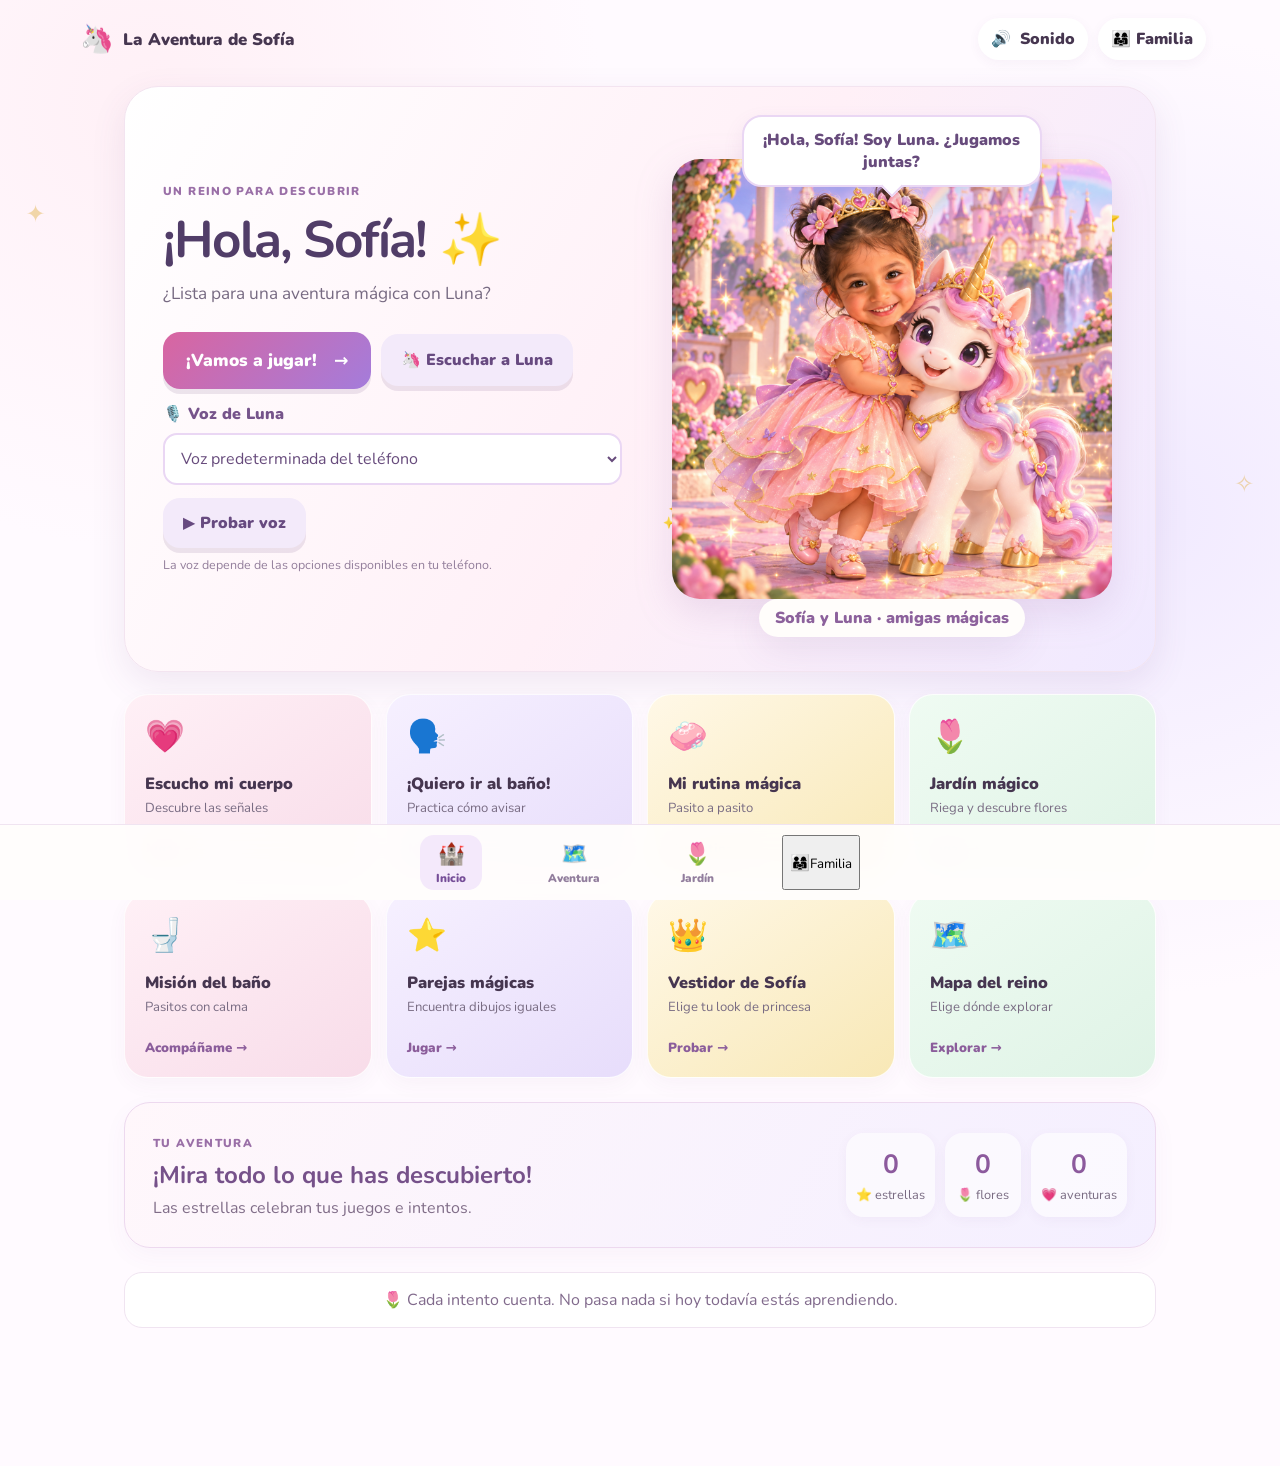
<file: index.html>
<!doctype html>
<html lang="es-MX">
<head>
  <meta charset="utf-8">
  <meta name="viewport" content="width=device-width, initial-scale=1, viewport-fit=cover">
  <meta name="theme-color" content="#f7e7f4">
  <meta name="description" content="Una aventura amable para practicar la rutina del baño jugando.">
  <link rel="manifest" href="manifest.webmanifest">
  <link rel="icon" href="icon.svg" type="image/svg+xml">
  <link rel="stylesheet" href="styles.css">
  <title>La Aventura de Sofía</title>
</head>
<body>
  <div class="sparkle sparkle-a">✦</div><div class="sparkle sparkle-b">✧</div>
  <header class="topbar">
    <button class="brand" data-view="home" aria-label="Ir al inicio"><span class="brand-mark">🦄</span><span>La Aventura de Sofía</span></button>
    <div class="top-actions">
      <button class="sound-toggle" id="soundToggle" aria-pressed="true" title="Activar o silenciar sonidos">🔊 <span>Sonido</span></button>
      <button class="adult-link" data-view="adult">👨‍👩‍👧 Familia</button>
    </div>
  </header>

  <main id="app" class="app-shell" aria-live="polite">
    <section class="view active" id="view-home">
      <div class="hero">
        <div class="hero-copy">
          <span class="eyebrow">UN REINO PARA DESCUBRIR</span>
          <h1>¡Hola, Sofía! <span>✨</span></h1>
          <p>¿Lista para una aventura mágica con Luna?</p>
          <div class="hero-buttons"><button class="primary big" data-view="adventure">¡Vamos a jugar! <span>→</span></button><button class="secondary luna-talk-button" id="lunaTalk" type="button">🦄 Escuchar a Luna</button></div><div class="voice-picker"><label for="lunaVoice">🎙️ Voz de Luna</label><select id="lunaVoice" aria-label="Elegir voz de Luna"><option value="">Buscando voces en español…</option></select><button class="secondary" id="testLunaVoice" type="button">▶ Probar voz</button><small>La voz depende de las opciones disponibles en tu teléfono.</small></div>
        </div>
        <div class="unicorn-scene princess-scene" aria-label="Sofía y Luna, su unicornio mágico">
          <div class="luna-speech" id="lunaSpeech" role="status" aria-live="polite">¡Hola, Sofía! Soy Luna. ¿Jugamos juntas?</div>
          <img class="princess-art" src="sofia-y-luna.png" alt="Ilustración de cuento de una pequeña princesa inspirada en Sofía abrazando a Luna, su unicornio mágico" fetchpriority="high">
          <div class="scene-star star-one">⭐</div><div class="scene-star star-two">✨</div>
          <div class="scene-caption">Sofía y Luna · amigas mágicas</div>
        </div>
      </div>
      <div class="home-grid">
        <button class="feature-card card-pink" data-view="signals"><span class="feature-icon">💗</span><span class="feature-title">Escucho mi cuerpo</span><span class="feature-sub">Descubre las señales</span><span class="card-arrow">Jugar →</span></button>
        <button class="feature-card card-lilac" data-view="practice"><span class="feature-icon">🗣️</span><span class="feature-title">¡Quiero ir al baño!</span><span class="feature-sub">Practica cómo avisar</span><span class="card-arrow">Jugar →</span></button>
        <button class="feature-card card-gold" data-view="routine"><span class="feature-icon">🧼</span><span class="feature-title">Mi rutina mágica</span><span class="feature-sub">Pasito a pasito</span><span class="card-arrow">Ver rutina →</span></button>
        <button class="feature-card card-mint" data-view="garden"><span class="feature-icon">🌷</span><span class="feature-title">Jardín mágico</span><span class="feature-sub">Riega y descubre flores</span><span class="card-arrow">Jugar →</span></button>
        <button class="feature-card card-pink" data-view="bath-mission"><span class="feature-icon">🚽</span><span class="feature-title">Misión del baño</span><span class="feature-sub">Pasitos con calma</span><span class="card-arrow">Acompáñame →</span></button>
        <button class="feature-card card-lilac" data-view="pairs"><span class="feature-icon">⭐</span><span class="feature-title">Parejas mágicas</span><span class="feature-sub">Encuentra dibujos iguales</span><span class="card-arrow">Jugar →</span></button>
        <button class="feature-card card-gold" data-view="wardrobe"><span class="feature-icon">👑</span><span class="feature-title">Vestidor de Sofía</span><span class="feature-sub">Elige tu look de princesa</span><span class="card-arrow">Probar →</span></button>
        <button class="feature-card card-mint" data-view="map"><span class="feature-icon">🗺️</span><span class="feature-title">Mapa del reino</span><span class="feature-sub">Elige dónde explorar</span><span class="card-arrow">Explorar →</span></button>
      </div>
      <section class="progress-card" aria-label="Tu aventura">
        <div><span class="eyebrow">TU AVENTURA</span><h2>¡Mira todo lo que has descubierto!</h2><p>Las estrellas celebran tus juegos e intentos.</p></div>
        <div class="progress-stats"><div><b id="homeStars">0</b><span>⭐ estrellas</span></div><div><b id="homeFlowers">0</b><span>🌷 flores</span></div><div><b id="homePractices">0</b><span>💗 aventuras</span></div></div>
      </section>
      <p class="gentle-note">🌷 Cada intento cuenta. No pasa nada si hoy todavía estás aprendiendo.</p>
    </section>

    <section class="view" id="view-adventure">
      <button class="back-link" data-view="home">← Volver al reino</button>
      <div class="section-heading"><span class="eyebrow">ELIGE UNA AVENTURA</span><h1>¿Qué exploramos hoy?</h1><p>Podemos practicar juntos. Tú marcas el ritmo. 💜</p></div>
      <div class="adventure-grid">
        <button class="adventure-tile card-gold" data-view="map"><span>🗺️</span><b>Mapa del reino</b><small>¿Adónde vamos hoy?</small></button>
        <button class="adventure-tile card-pink" data-view="signals"><span>🦋</span><b>Las señales del cuerpo</b><small>Escucha y descubre</small></button>
        <button class="adventure-tile card-lilac" data-view="practice"><span>🗣️</span><b>Aprendo a avisar</b><small>¡Practiquemos la frase!</small></button>
        <button class="adventure-tile card-gold" data-view="routine"><span>🧚</span><b>Los pasos mágicos</b><small>Una rutina sencilla</small></button>
        <button class="adventure-tile card-mint" data-view="song"><span>🎵</span><b>La canción de Luna</b><small>Cantemos juntos</small></button>
        <button class="adventure-tile card-pink" data-view="garden"><span>🌷</span><b>Jardín mágico</b><small>Riega flores y descubre</small></button>
        <button class="adventure-tile card-gold" data-view="bath-mission"><span>🚽</span><b>Misión del baño</b><small>Pasitos con calma</small></button>
        <button class="adventure-tile card-lilac" data-view="pairs"><span>⭐</span><b>Encuentra las parejas</b><small>Busca dibujos iguales</small></button>
        <button class="adventure-tile card-mint" data-view="wardrobe"><span>👗</span><b>Vestidor de Sofía</b><small>¡Elige un vestido!</small></button>
      </div>
    </section>

    <section class="view" id="view-map">
      <button class="back-link" data-view="home">← Volver al reino</button>
      <div class="section-heading"><span class="eyebrow">EL MAPA MÁGICO</span><h1>¿Adónde vamos, Sofía?</h1><p>Elige un lugar y empieza a explorar. Puedes volver cuando quieras. 💜</p></div>
      <div class="kingdom-map">
        <div class="map-path" aria-hidden="true">〰️ ✨ 〰️ 🌈 〰️</div>
        <button class="map-place castle-place" data-view="adventure"><span>🏰</span><b>El castillo</b><small>Ver aventuras</small></button>
        <button class="map-place garden-place" data-view="garden"><span>🌷</span><b>Jardín mágico</b><small>Regar flores</small></button>
        <button class="map-place forest-place" data-view="pairs"><span>🐰</span><b>Bosque amigo</b><small>Buscar parejas</small></button>
        <button class="map-place rainbow-place" data-view="signals"><span>🌈</span><b>Arcoíris de señales</b><small>Escuchar el cuerpo</small></button>
        <button class="map-place tower-place" data-view="wardrobe"><span>👑</span><b>Torre de vestidos</b><small>Elegir conjunto</small></button>
        <button class="map-place bath-place" data-view="bath-mission"><span>🚽</span><b>Rincón de calma</b><small>Practicar con ayuda</small></button>
      </div>
      <p class="gentle-note">✨ Todos los lugares están disponibles. No hay niveles que perder ni caminos bloqueados.</p>
    </section>

    <section class="view" id="view-signals">
      <button class="back-link" data-view="adventure">← Volver a aventuras</button>
      <div class="game-panel">
        <button class="game-mascot mascot-talk" type="button" data-luna="Vamos a escuchar al cuerpo con calma. Si sientes ganas, puedes avisar a una persona adulta.">🦄<small>¡Luna puede hablar!</small></button><span class="eyebrow">JUEGO 1 · ESCUCHO MI CUERPO</span>
        <h1>¿Qué nos dice el cuerpo?</h1>
        <p class="lead">A veces el cuerpo nos avisa cuando queremos hacer pipí o popó. Podemos parar un momento y escuchar.</p>
        <div class="choice-grid">
          <button class="choice-card" data-feedback="curious"><span>💧</span><b>Siento algo en mi pancita</b><small>Puedo parar y escuchar</small></button>
          <button class="choice-card" data-feedback="adult"><span>🙋‍♀️</span><b>Quiero ayuda</b><small>Puedo avisar a alguien grande</small></button>
          <button class="choice-card" data-feedback="unsure"><span>🌈</span><b>No estoy segura</b><small>Está bien, puedo preguntar</small></button>
        </div>
        <div class="feedback hidden" id="signalFeedback"></div>
        <button class="primary" id="signalComplete">¡Lo practiqué! 🌟</button>
      </div>
    </section>

    <section class="view" id="view-practice">
      <button class="back-link" data-view="adventure">← Volver a aventuras</button>
      <div class="game-panel">
        <button class="game-mascot mascot-talk" type="button" data-luna="Puedes decir: quiero ir al baño. También puedes pedir ayuda. ¡Practiquemos juntas!">🦄<small>Toca para escuchar a Luna</small></button><span class="eyebrow">JUEGO 2 · PRACTICO CÓMO AVISAR</span>
        <h1>¡Vamos a decirlo juntos!</h1>
        <p class="lead">Luna está jugando y nota que quizá necesita ir al baño. ¿Qué puede decir?</p>
        <div class="speech-scene"><span class="speech-animal">🐰</span><span class="speech-bubble">¿Me ayudas a avisar?</span></div>
        <div class="phrase-options">
          <button class="phrase-button" data-correct="true">🗣️ «Quiero ir al baño»</button>
          <button class="phrase-button" data-correct="false">🎠 «Sigo jugando y no aviso»</button>
          <button class="phrase-button" data-correct="true">🙋 «¿Me ayudas, por favor?»</button>
        </div>
        <div class="feedback hidden" id="practiceFeedback"></div>
        <button class="primary" id="practiceComplete">¡Practiqué mi frase! ⭐</button>
      </div>
    </section>

    <section class="view" id="view-routine">
      <button class="back-link" data-view="adventure">← Volver a aventuras</button>
      <div class="section-heading"><span class="eyebrow">MI RUTINA MÁGICA</span><h1>Pasito a pasito 🌈</h1><p>Un adulto te acompaña. Puedes pedir ayuda cuando quieras.</p></div>
      <div class="routine-list">
        <div class="routine-step"><span>1</span><div class="routine-emoji">💭</div><div><b>Escucho mi cuerpo</b><small>¿Tengo ganas de ir?</small></div><input type="checkbox" aria-label="Paso 1 completado"></div>
        <div class="routine-step"><span>2</span><div class="routine-emoji">🙋‍♀️</div><div><b>Aviso a un adulto</b><small>«Quiero ir al baño»</small></div><input type="checkbox" aria-label="Paso 2 completado"></div>
        <div class="routine-step"><span>3</span><div class="routine-emoji">🚽</div><div><b>Vamos al baño</b><small>Con calma y con ayuda</small></div><input type="checkbox" aria-label="Paso 3 completado"></div>
        <div class="routine-step"><span>4</span><div class="routine-emoji">🩲</div><div><b>Me visto</b><small>Un adulto puede ayudarme</small></div><input type="checkbox" aria-label="Paso 4 completado"></div>
        <div class="routine-step"><span>5</span><div class="routine-emoji">🧼</div><div><b>Me lavo las manos</b><small>¡Agua y jabón!</small></div><input type="checkbox" aria-label="Paso 5 completado"></div>
      </div>
      <button class="primary centered" id="routineComplete">Terminamos de practicar 🌷</button>
      <p class="gentle-note">No hace falta completar todos los pasos cada vez. Aprender toma tiempo.</p>
    </section>

    <section class="view" id="view-song">
      <button class="back-link" data-view="adventure">← Volver a aventuras</button>
      <div class="game-panel song-panel">
        <div class="game-mascot">🎵🦄</div><span class="eyebrow">CANTEMOS JUNTOS</span>
        <h1>La canción de Luna</h1>
        <p class="lead">Una canción cortita para recordar que puedes escuchar tu cuerpo y pedir ayuda.</p>
        <div class="song-lyrics" id="songLyrics">🎶 Si mi cuerpo me habla,<br>yo lo voy a escuchar.<br>Le aviso a alguien grande:<br>«¡Quiero ir al baño ya!» 🎶</div>
        <button class="primary" id="singButton">🎵 Escuchar canción</button>
        <p class="small-muted">La voz del navegador puede variar según el dispositivo. No se necesita enviar audio a internet.</p>
      </div>
    </section>

    <section class="view" id="view-garden">
      <button class="back-link" data-view="home">← Volver al reino</button>
      <div class="section-heading"><span class="eyebrow">TU JARDÍN MÁGICO</span><h1>¡Mira todo lo que crece! 🌼</h1><p>Las estrellas son por practicar, aprender y pedir ayuda.</p></div>
      <div class="garden-summary"><div class="garden-count"><span id="starCount">0</span><small>estrellas</small></div><div class="garden-count"><span id="flowerCount">0</span><small>flores</small></div><div class="garden-count"><span id="butterflyCount">0</span><small>mariposas</small></div></div>
      <div class="garden-plot" id="gardenPlot"><span>🌱</span><span>🌷</span><span>🦋</span><span>🌼</span><span>✨</span></div>
      <div class="garden-play"><div class="garden-message" id="gardenMessage">¡Tu jardín espera una gotita de magia!</div><button class="primary" id="waterGarden">💧 Regar una flor</button></div>
      <p class="gentle-note">Tu jardín crece cuando juegas, exploras y practicas. No necesitas hacerlo perfecto. 💗</p>
    </section>

    <section class="view" id="view-bath-mission">
      <button class="back-link" data-view="adventure">← Volver a aventuras</button>
      <div class="game-panel">
        <div class="game-mascot">🚽🌈</div><span class="eyebrow">AVENTURA CON CALMA</span>
        <h1>La misión del baño</h1>
        <p class="lead">Podemos practicar los pasos. Una persona grande te acompaña. No necesitas hacer pipí para terminar la aventura.</p>
        <div class="mission-step" id="bathStep"><div class="mission-emoji" id="bathEmoji">💭</div><h2 id="bathTitle">1. Escucho mi cuerpo</h2><p id="bathText">Si siento ganas, puedo avisar.</p></div>
        <div class="mission-progress" id="bathProgress" aria-label="Paso 1 de 5">⭐ ○ ○ ○ ○</div>
        <div class="mission-actions"><button class="secondary" id="bathHelp">🙋 Pedir ayuda</button><button class="primary" id="bathNext">Siguiente pasito →</button></div>
        <button class="secondary hidden" id="bathAgain">🔄 Practicar otra vez</button>
        <p class="gentle-note">Si hoy no quieres, podemos parar. ¡Tú marcas el ritmo! 💗</p>
      </div>
    </section>

    <section class="view" id="view-pairs">
      <button class="back-link" data-view="adventure">← Volver a aventuras</button>
      <div class="game-panel">
        <div class="game-mascot">⭐🦋</div><span class="eyebrow">JUEGO DE MEMORIA</span><h1>Encuentra las parejas</h1>
        <p class="lead">Toca dos tarjetas y encuentra los dibujos iguales.</p>
        <div class="pairs-board" id="pairsBoard" aria-label="Tarjetas de memoria"></div>
        <p class="feedback hidden" id="pairsFeedback" role="status"></p>
        <div class="mission-actions"><button class="secondary" id="pairsReset">🔄 Jugar otra vez</button><button class="primary" id="pairsDone">¡Terminé de jugar! 🌟</button></div>
        <p class="gentle-note">No pasa nada si no encuentras una pareja. ¡Podemos intentarlo otra vez!</p>
      </div>
    </section>

    <section class="view" id="view-wardrobe">
      <button class="back-link" data-view="adventure">← Volver a aventuras</button>
      <div class="game-panel wardrobe-panel">
        <div class="game-mascot">👗👑</div><span class="eyebrow">EL VESTIDOR MÁGICO</span><h1>¿Qué te gustaría usar?</h1>
        <p class="lead">Elige tu conjunto favorito para la aventura de hoy.</p>
        <div class="avatar-doll" id="avatarDoll"><img src="sofia-y-luna.png" alt="Sofía y Luna" /><div class="outfit-label" id="outfitLabel">Princesa rosa</div></div>
        <div class="outfit-options">
          <button class="outfit-choice selected" data-outfit="rosa"><span>👗</span><b>Princesa rosa</b></button>
          <button class="outfit-choice" data-outfit="lila"><span>🪻</span><b>Hada lila</b></button>
          <button class="outfit-choice" data-outfit="dorado"><span>✨</span><b>Estrella dorada</b></button>
          <button class="outfit-choice" data-outfit="arcoiris"><span>🌈</span><b>Arcoíris</b></button>
        </div>
        <div class="feedback" id="outfitFeedback" role="status">¡Qué bonito conjunto! Puedes cambiarlo cuando quieras.</div>
      </div>
    </section>

    <section class="view" id="view-adult">
      <div class="adult-header"><div><span class="eyebrow">ESPACIO PARA ADULTOS</span><h1>Modo familia</h1><p>Un espacio privado para acompañar sin presionar.</p></div><div class="adult-icon">🔐</div></div>
      <div id="adultGate" class="adult-card">
        <h2>Entrada para mamá y papá</h2><p>Resuelve esta suma para abrir el panel.</p>
        <label for="gateAnswer" id="gateQuestion">¿Cuánto es 3 + 2?</label>
        <div class="gate-row"><input id="gateAnswer" inputmode="numeric" type="number" min="0" max="20" placeholder="Respuesta"><button class="primary" id="unlockAdult">Entrar</button></div>
        <p class="small-muted">Es una barrera sencilla para evitar toques accidentales, no una contraseña segura.</p>
      </div>
      <div id="adultContent" class="hidden">
        <div class="adult-stats">
          <div class="stat-card"><span>⭐</span><b id="adultStars">0</b><small>estrellas reunidas</small></div>
          <div class="stat-card"><span>🌱</span><b id="practiceCount">0</b><small>prácticas registradas</small></div>
          <div class="stat-card"><span>📅</span><b id="activeDays">0</b><small>días con actividad</small></div>
        </div>
        <div class="adult-card">
          <h2>Registro amable</h2><p>Registra lo que observaste, sin convertirlo en una calificación.</p>
          <label for="adultEvent">¿Qué pasó?</label>
          <select id="adultEvent">
            <option value="aviso">Avisó por sí misma</option>
            <option value="practica">Practicó cómo avisar</option>
            <option value="rutina">Hizo parte de la rutina</option>
            <option value="ayuda">Pidió ayuda</option>
            <option value="accidente">Hubo un accidente (sin penalización)</option>
            <option value="observacion">Otra observación positiva o neutral</option>
          </select>
          <label for="adultNote">Nota opcional</label><textarea id="adultNote" maxlength="240" placeholder="Ej. Avisó antes de la merienda…"></textarea>
          <button class="primary" id="saveLog">Guardar registro</button>
          <p class="small-muted">Los registros se guardan solo en este navegador. Evita escribir información médica sensible.</p>
        </div>
        <div class="adult-card">
          <h2>Rutina tranquila</h2>
          <p>Usa estos ajustes como recordatorios para ti, no como órdenes para Sofía.</p>
          <label for="reminderInterval">Intervalo orientativo para ofrecer ir al baño</label>
          <select id="reminderInterval"><option value="60">Cada 60 minutos</option><option value="90" selected>Cada 90 minutos</option><option value="120">Cada 2 horas</option><option value="off">Sin recordatorio</option></select>
          <label class="check-label"><input type="checkbox" id="reminderEnabled"> Mostrar recordatorio mientras la app está abierta</label>
          <p class="small-muted">No hay notificaciones en segundo plano. Respeta las señales de Sofía y evita insistir si no quiere.</p>
        </div>
        <div class="adult-card">
          <h2>Historial reciente</h2><div id="logList" class="log-list"><p class="small-muted">Todavía no hay registros.</p></div>
          <button class="secondary" id="exportData">Exportar datos (JSON)</button>
          <button class="secondary danger" id="clearData">Borrar todos los datos locales</button>
        </div>
        <button class="secondary centered" id="lockAdult">Cerrar modo familia</button>
      </div>
      <button class="back-link" data-view="home">← Volver al reino</button>
    </section>
  </main>

  <div class="toast hidden" id="toast" role="status"></div>
  <nav class="bottom-nav" aria-label="Navegación principal">
    <button data-view="home" class="nav-item selected"><span>🏰</span><small>Inicio</small></button>
    <button data-view="adventure" class="nav-item"><span>🗺️</span><small>Aventura</small></button>
    <button data-view="garden" class="nav-item"><span>🌷</span><small>Jardín</small></button>
    <button data-view="adult"><span>👨‍👩‍👧</span><small>Familia</small></button>
  </nav>
  <script src="app.js"></script>
</body>
</html>
</file>
<file: styles.css>
@import url('https://fonts.googleapis.com/css2?family=Nunito:wght@400;600;700;800;900&display=swap');
:root{--pink:#f7dce9;--pink-strong:#d65c96;--lilac:#e9defb;--purple:#7550a6;--gold:#f6d98b;--mint:#dff3e6;--ink:#463650;--muted:#776a82;--paper:#fffaff;--white:#fff;--line:#f0e4f1;--shadow:0 12px 35px rgba(111,70,130,.10)}
*{box-sizing:border-box}html{min-height:100%;background:#fff8fc}body{margin:0;color:var(--ink);font-family:'Nunito',system-ui,-apple-system,BlinkMacSystemFont,"Segoe UI",sans-serif;background:radial-gradient(circle at 12% 7%,#fff0f6 0,transparent 28rem),radial-gradient(circle at 90% 35%,#f1eaff 0,transparent 30rem),#fffaff;min-height:100vh;padding-bottom:92px}button,input,select,textarea{font:inherit}button{cursor:pointer;touch-action:manipulation}button:focus-visible,input:focus-visible,select:focus-visible,textarea:focus-visible{outline:3px solid #9b78d1;outline-offset:3px}.topbar{max-width:1180px;margin:auto;padding:18px 24px;display:flex;align-items:center;justify-content:space-between;gap:12px}.brand,.sound-toggle,.adult-link{border:0;background:transparent;color:var(--ink);display:flex;align-items:center;gap:9px;font-weight:900}.brand{font-size:1.05rem}.brand-mark{font-size:1.7rem}.top-actions{display:flex;gap:10px;align-items:center}.sound-toggle,.adult-link{padding:10px 13px;border-radius:999px;background:#fff;box-shadow:0 3px 12px #6b44700d}.app-shell{max-width:1080px;padding:8px 24px 30px;margin:auto}.view{display:none;animation:fadein .25s ease}.view.active{display:block}@keyframes fadein{from{opacity:.35;transform:translateY(5px)}to{opacity:1;transform:none}}.hero{display:grid;grid-template-columns:1fr 1fr;align-items:center;gap:24px;padding:28px 24px 34px;border:1px solid #f3e4f0;border-radius:34px;background:linear-gradient(120deg,#fff 0%,#fff0f7 53%,#f0e9ff 100%);overflow:hidden;box-shadow:var(--shadow)}.hero-copy{padding:12px 6px 12px 14px}.eyebrow{font-size:.72rem;letter-spacing:.12em;font-weight:900;color:#9a6fa7}.hero h1,.section-heading h1,.game-panel h1,.adult-header h1{font-size:clamp(2rem,4vw,3.2rem);line-height:1.08;margin:12px 0;color:#513d68;letter-spacing:-.035em}.hero-copy p,.section-heading p,.adult-header p{color:var(--muted);font-size:1.08rem;line-height:1.6;margin:0 0 24px}.primary,.secondary{border:0;border-radius:17px;padding:14px 20px;font-weight:900;box-shadow:0 5px 0 rgba(97,57,117,.12);transition:transform .12s,filter .12s}.primary{background:linear-gradient(135deg,#d965a0,#a47cdb);color:#fff}.primary:hover,.secondary:hover{filter:brightness(1.03);transform:translateY(-1px)}.primary:active,.secondary:active{transform:translateY(2px);box-shadow:none}.primary.big{font-size:1.08rem;padding:17px 23px}.primary span{margin-left:12px}.secondary{background:#f3eafa;color:#674a80;margin:5px 5px 0 0}.danger{color:#9a365b;background:#fff0f4}.unicorn-scene{min-height:270px;position:relative;display:flex;align-items:center;justify-content:center}.rainbow{position:absolute;width:240px;height:150px;border:16px solid #f2b8d2;border-bottom:0;border-radius:150px 150px 0 0;top:30px;opacity:.7;box-shadow:inset 0 0 0 13px #f7dca0,inset 0 0 0 27px #d6c2f4}.unicorn{position:relative;z-index:2;font-size:clamp(7rem,15vw,10rem);filter:drop-shadow(0 12px 10px #a16fa522);animation:bob 3.5s ease-in-out infinite}.cloud{position:absolute;font-size:2rem;opacity:.85}.cloud-one{left:6%;top:30%}.cloud-two{right:5%;bottom:28%}.scene-star{position:absolute;font-size:1.5rem;animation:twinkle 2.5s infinite}.star-one{top:16%;right:20%}.star-two{bottom:20%;left:18%}.scene-caption{position:absolute;bottom:1px;background:#fffdfb;color:#8c619c;border-radius:999px;padding:8px 16px;font-weight:900;box-shadow:var(--shadow)}@keyframes bob{50%{transform:translateY(-8px) rotate(-2deg)}}@keyframes twinkle{50%{transform:scale(1.2) rotate(12deg);opacity:.65}}.home-grid{display:grid;grid-template-columns:repeat(4,1fr);gap:14px;margin:22px 0}.feature-card,.adventure-tile{border:1px solid #ffffffd9;text-align:left;border-radius:24px;padding:20px;display:flex;flex-direction:column;align-items:flex-start;min-height:185px;box-shadow:0 7px 20px #6b44700b;transition:transform .15s,box-shadow .15s;color:var(--ink)}.feature-card:hover,.adventure-tile:hover{transform:translateY(-3px);box-shadow:var(--shadow)}.card-pink{background:linear-gradient(145deg,#fff0f6,#f8dce9)}.card-lilac{background:linear-gradient(145deg,#f6f0ff,#e7ddfb)}.card-gold{background:linear-gradient(145deg,#fff8e7,#f8e8b6)}.card-mint{background:linear-gradient(145deg,#effbf2,#dff3e6)}.feature-icon{font-size:2rem;margin-bottom:15px}.feature-title{font-size:1.02rem;font-weight:900}.feature-sub{font-size:.82rem;color:#796c83;margin-top:4px}.card-arrow{font-size:.83rem;color:#8b5d9b;font-weight:900;margin-top:auto;padding-top:16px}.gentle-note{background:#fff;border:1px solid var(--line);border-radius:18px;padding:15px 18px;color:#816a8c;line-height:1.5;text-align:center}.section-heading{padding:22px 4px}.section-heading h1{font-size:clamp(2rem,4vw,2.7rem)}.adventure-grid{display:grid;grid-template-columns:repeat(2,1fr);gap:16px}.adventure-tile{min-height:190px;padding:24px}.adventure-tile>span{font-size:3rem;margin-bottom:12px}.adventure-tile b{font-size:1.15rem}.adventure-tile small{font-size:.9rem;color:var(--muted);margin-top:5px}.back-link{background:transparent;border:0;color:#87699a;font-weight:900;padding:10px 0 18px}.game-panel{max-width:760px;margin:12px auto 25px;padding:clamp(22px,5vw,42px);border:1px solid #f0e1f0;background:#fff;border-radius:30px;box-shadow:var(--shadow);text-align:center}.game-mascot{font-size:4.5rem;line-height:1.2;margin-bottom:12px}.game-panel h1{font-size:clamp(1.8rem,4vw,2.7rem)}.lead{font-size:1.05rem;line-height:1.65;color:var(--muted);max-width:580px;margin:0 auto 24px}.choice-grid{display:grid;grid-template-columns:repeat(2,1fr);gap:14px;margin:20px 0}.choice-card{border:2px solid #f0e5f4;background:#fff9fe;border-radius:22px;padding:20px 12px;color:var(--ink);display:flex;align-items:center;flex-direction:column;gap:8px;min-height:155px}.choice-card span{font-size:2.5rem}.choice-card b{font-size:1rem}.choice-card small{color:var(--muted)}.choice-card:focus,.choice-card:hover{border-color:#d69cc4;background:#fff1f8}.feedback{padding:16px;border-radius:16px;background:#f1faee;color:#426d4c;margin:15px 0;line-height:1.5;font-weight:800}.hidden{display:none!important}.speech-scene{display:flex;justify-content:center;align-items:center;gap:14px;margin:22px 0}.speech-animal{font-size:4rem}.speech-bubble{position:relative;background:#f8efff;border:2px solid #e6d7f6;padding:15px 20px;border-radius:20px;font-weight:900}.phrase-options{display:grid;gap:10px;margin:18px auto;max-width:510px}.phrase-button{border:2px solid #f0e4f1;background:#fffafd;color:var(--ink);border-radius:17px;padding:16px;font-weight:900;font-size:1rem}.phrase-button:hover,.phrase-button.chosen{border-color:#bd92dc;background:#f8efff}.routine-list{display:grid;gap:11px;max-width:720px;margin:0 auto 22px}.routine-step{display:grid;grid-template-columns:30px 54px 1fr 28px;gap:12px;align-items:center;background:#fff;border:1px solid var(--line);border-radius:18px;padding:15px}.routine-step>span{background:#f1e5fb;color:#8154a3;border-radius:50%;height:28px;width:28px;display:grid;place-items:center;font-weight:900}.routine-emoji{font-size:2rem}.routine-step b{display:block}.routine-step small{display:block;color:var(--muted);margin-top:3px}.routine-step input{width:23px;height:23px;accent-color:#b276d2}.centered{display:block;margin:14px auto}.song-lyrics{background:linear-gradient(135deg,#fff0f7,#f2eaff);border-radius:22px;padding:25px;font-size:1.25rem;line-height:2;font-weight:900;margin:22px 0}.small-muted{font-size:.8rem;color:#8c8093;line-height:1.5}.garden-summary{display:grid;grid-template-columns:repeat(3,1fr);gap:12px;margin:10px 0 20px}.garden-count{display:flex;flex-direction:column;align-items:center;gap:2px;background:#fff;border:1px solid var(--line);padding:18px;border-radius:20px}.garden-count span{font-size:2rem;font-weight:900;color:#8d5ba8}.garden-count small{color:var(--muted);font-weight:800}.garden-plot{min-height:180px;display:flex;flex-wrap:wrap;gap:14px;align-items:center;justify-content:center;background:linear-gradient(#eff9ff 0 65%,#e6f5e4 65%);border-radius:25px;padding:25px;font-size:2.5rem;border:1px solid #dceedd}.adult-header{display:flex;justify-content:space-between;align-items:center;padding:12px 0 20px}.adult-header h1{font-size:2.5rem}.adult-header p{margin-bottom:0}.adult-icon{font-size:3rem;background:#f2e8fc;border-radius:25px;padding:20px}.adult-card{background:#fff;border:1px solid var(--line);border-radius:22px;padding:22px;margin:14px 0;box-shadow:0 5px 20px #6b447008}.adult-card h2{margin:0 0 8px;font-size:1.25rem}.adult-card p{color:var(--muted);line-height:1.5}.adult-card label{display:block;font-weight:900;font-size:.9rem;margin:14px 0 7px}.adult-card input:not([type=checkbox]),.adult-card select,.adult-card textarea{width:100%;border:1px solid #e6d9ed;background:#fffaff;border-radius:13px;padding:12px;color:var(--ink)}.adult-card textarea{min-height:78px;resize:vertical}.gate-row{display:flex;gap:10px}.gate-row input{flex:1}.adult-stats{display:grid;grid-template-columns:repeat(3,1fr);gap:12px}.stat-card{display:flex;flex-direction:column;align-items:center;gap:5px;background:#f9f1ff;border-radius:18px;padding:17px 8px}.stat-card span{font-size:1.6rem}.stat-card b{font-size:1.7rem}.stat-card small{color:var(--muted);text-align:center}.check-label{display:flex!important;align-items:center;gap:10px}.check-label input{width:20px;height:20px;accent-color:#a475c5}.log-list{display:grid;gap:9px}.log-entry{padding:12px;border-radius:13px;background:#fff8fc;border:1px solid var(--line)}.log-entry b{display:block}.log-entry small{color:var(--muted)}.toast{position:fixed;z-index:20;bottom:100px;left:50%;transform:translateX(-50%);max-width:calc(100% - 28px);padding:14px 20px;border-radius:16px;background:#5d456d;color:#fff;font-weight:900;box-shadow:var(--shadow);text-align:center}.bottom-nav{position:fixed;z-index:10;bottom:0;left:0;right:0;display:flex;justify-content:center;gap:clamp(10px,5vw,54px);padding:10px 14px calc(10px + env(safe-area-inset-bottom));background:#fffdfcf2;backdrop-filter:blur(14px);border-top:1px solid #f0e4f1}.nav-item{min-width:62px;border:0;background:transparent;color:#927e9d;border-radius:14px;padding:4px 12px;display:flex;flex-direction:column;align-items:center;gap:1px}.nav-item span{font-size:1.35rem}.nav-item small{font-weight:900;font-size:.72rem}.nav-item.selected{background:#f4e9fb;color:#764e98}.sparkle{position:fixed;pointer-events:none;color:#e6bd67;font-size:1.5rem;opacity:.55}.sparkle-a{top:22%;left:2%}.sparkle-b{top:52%;right:2%}
@media(max-width:800px){.home-grid{grid-template-columns:repeat(2,1fr)}.hero{grid-template-columns:1fr;gap:0;padding:24px 18px}.hero-copy{padding:6px 4px}.unicorn-scene{min-height:225px}.rainbow{top:20px}.unicorn{font-size:8rem}.feature-card{min-height:170px}.app-shell{padding:6px 15px 24px}.topbar{padding:13px 15px}.brand{font-size:.88rem}.sound-toggle span{display:none}.adult-link{font-size:.82rem;padding:9px 10px}}
@media(max-width:460px){.hero h1{font-size:2.2rem}.home-grid{gap:10px}.feature-card{padding:15px;border-radius:20px;min-height:166px}.feature-title{font-size:.95rem}.feature-sub{font-size:.78rem}.adventure-grid{gap:10px}.adventure-tile{padding:16px;min-height:165px}.adventure-tile>span{font-size:2.4rem}.adventure-tile b{font-size:1rem}.choice-grid{gap:8px}.choice-card{padding:14px 7px}.routine-step{grid-template-columns:26px 40px 1fr 25px;gap:8px;padding:12px}.routine-emoji{font-size:1.7rem}.adult-stats{gap:7px}.stat-card{padding:12px 5px}.stat-card b{font-size:1.35rem}.stat-card small{font-size:.7rem}.adult-card{padding:17px}.adult-header h1{font-size:2rem}.adult-icon{font-size:2rem;padding:13px}.bottom-nav{gap:10px}.nav-item{min-width:58px;padding:4px 8px}}
@media(prefers-reduced-motion:reduce){*,*::before,*::after{animation-duration:.01ms!important;animation-iteration-count:1!important;scroll-behavior:auto!important;transition:none!important}}

/* Luna, la compañera que habla */
.hero-buttons{display:flex;flex-wrap:wrap;gap:10px;align-items:center}.luna-talk-button{margin:0;min-height:52px}.luna-speech{position:absolute;z-index:3;top:0;left:50%;transform:translateX(-50%);width:min(300px,92%);padding:12px 16px;border:2px solid #ead7f4;border-radius:20px;background:#fff;color:#674b7c;font-weight:900;text-align:center;box-shadow:0 8px 20px #8e66a51c;animation:fadein .25s ease}.luna-speech:after{content:"";position:absolute;left:50%;bottom:-9px;width:14px;height:14px;background:#fff;border-right:2px solid #ead7f4;border-bottom:2px solid #ead7f4;transform:translateX(-50%) rotate(45deg)}.unicorn-scene.luna-speaking .unicorn,.unicorn.luna-speaking{animation:lunaTalk .35s ease-in-out infinite alternate}.unicorn-scene{padding-top:48px}.mascot-talk{border:0;background:transparent;color:inherit;cursor:pointer}.mascot-talk small{display:block;font-size:.78rem;color:#9472a5;font-weight:900;margin-top:4px}.mascot-talk:hover{transform:scale(1.04)}@keyframes lunaTalk{from{transform:translateY(-3px) rotate(-3deg)}to{transform:translateY(3px) rotate(3deg)}}@media(max-width:460px){.hero-buttons{align-items:stretch;flex-direction:column}.hero-buttons button{width:100%}.luna-speech{font-size:.88rem;top:2px}.unicorn-scene{padding-top:55px}}

/* Pantalla de bienvenida: Sofía y Luna juntas */
.princess-scene{min-height:350px;padding:44px 0 38px;overflow:visible}
.princess-art{display:block;position:relative;z-index:1;width:min(100%,440px);height:auto;max-height:470px;object-fit:contain;border-radius:28px;filter:drop-shadow(0 12px 18px #9863a52b);animation:princessFloat 4s ease-in-out infinite}
.princess-scene .luna-speech{top:0}
.princess-scene .scene-caption{bottom:0;z-index:2}
.princess-scene .star-one{top:17%;right:2%}
.princess-scene .star-two{bottom:20%;left:2%}
@keyframes princessFloat{50%{transform:translateY(-5px)}}
@media(max-width:800px){.princess-scene{min-height:0;padding:48px 0 42px}.princess-art{width:min(100%,390px);max-height:none}}
@media(max-width:460px){.princess-scene{padding-top:56px}.princess-art{border-radius:22px}.princess-scene .luna-speech{width:94%;font-size:.85rem}}
@media(prefers-reduced-motion:reduce){.princess-art{animation:none}}

/* Selector sencillo para probar la voz de Luna */
.voice-picker{display:grid;grid-template-columns:1fr auto;gap:8px;align-items:center;margin-top:14px;max-width:520px}.voice-picker label{font-weight:900;color:#76548b}.voice-picker select{grid-column:1/-1;width:100%;padding:12px;border:2px solid #ead7f4;border-radius:14px;background:#fff;color:#674b7c;font:inherit}.voice-picker button{grid-column:1/-1;justify-self:start;min-height:42px}.voice-picker small{grid-column:1/-1;color:#947f9c;font-size:.78rem;line-height:1.4}@media(max-width:460px){.voice-picker button{width:100%}}


/* Nuevas aventuras v5 */
.garden-play{display:flex;align-items:center;justify-content:center;gap:14px;flex-wrap:wrap;margin:18px auto;padding:18px;background:rgba(255,255,255,.72);border:1px solid rgba(190,143,197,.25);border-radius:22px;max-width:680px}
.garden-message{font-weight:700;color:#81518d;text-align:center}
.mission-step{margin:22px auto 12px;padding:24px 18px;max-width:520px;border-radius:24px;background:linear-gradient(145deg,#fff4fb,#f3edff);border:2px solid #f0d9ef;text-align:center}
.mission-emoji{font-size:clamp(3.5rem,12vw,5.5rem);line-height:1.3;animation:float-gentle 2.8s ease-in-out infinite}
.mission-step h2{margin:10px 0 6px;color:#79528b}
.mission-step p{margin:0 auto;max-width:360px;line-height:1.55}
.mission-progress{text-align:center;font-size:1.45rem;letter-spacing:.12em;margin:18px 0}
.mission-actions{display:flex;gap:12px;justify-content:center;flex-wrap:wrap;margin:16px 0}
.pairs-board{display:grid;grid-template-columns:repeat(3,minmax(76px,112px));justify-content:center;gap:12px;margin:22px auto;max-width:400px}
.pair-card{min-height:92px;border:2px solid #ead8f4;border-radius:20px;background:linear-gradient(145deg,#e9ddff,#fff0f8);font-size:2.35rem;box-shadow:0 4px 0 #d9c4e8;cursor:pointer;transition:transform .15s,background .15s}
.pair-card:active{transform:scale(.96)}
.pair-card.revealed{background:#fff;font-size:2.65rem}
.pair-card.matched{background:#e6f8ed;border-color:#a8dec0}
.avatar-doll{position:relative;max-width:320px;margin:18px auto;padding:12px;border-radius:28px;background:linear-gradient(145deg,#fff0f8,#eee7ff);text-align:center;overflow:hidden}
.avatar-doll img{display:block;width:100%;max-height:300px;object-fit:contain;border-radius:20px}
.outfit-label{margin-top:10px;display:inline-block;border-radius:999px;background:#fff;padding:9px 16px;font-weight:800;color:#79528b;box-shadow:0 3px 10px #8d6a9a20}
.avatar-doll[data-outfit="rosa"]{background:linear-gradient(145deg,#ffe3f0,#fff4fa)}
.avatar-doll[data-outfit="lila"]{background:linear-gradient(145deg,#e7dcff,#f8efff)}
.avatar-doll[data-outfit="dorado"]{background:linear-gradient(145deg,#fff0bd,#fff9e8)}
.avatar-doll[data-outfit="arcoiris"]{background:linear-gradient(145deg,#ffe2ef,#e7e3ff,#ddf8f2)}
.outfit-options{display:grid;grid-template-columns:repeat(2,minmax(0,1fr));gap:10px;max-width:520px;margin:18px auto}
.outfit-choice{display:flex;align-items:center;gap:10px;text-align:left;padding:14px;border:2px solid #eadcf0;border-radius:18px;background:#fff;color:#654a76;min-height:66px;cursor:pointer}
.outfit-choice span{font-size:1.7rem}.outfit-choice b{font-size:.95rem}
.outfit-choice.selected{border-color:#b67fc4;background:#fbf0ff;box-shadow:0 0 0 2px #b67fc425}
@keyframes float-gentle{0%,100%{transform:translateY(0)}50%{transform:translateY(-5px)}}
@media(max-width:430px){.pairs-board{grid-template-columns:repeat(3,minmax(70px,1fr));gap:9px}.pair-card{min-height:82px}.outfit-options{gap:8px}.outfit-choice{padding:10px;gap:7px}.mission-actions button{flex:1 1 130px}}

/* Mejoras integrales v6: mapa, progreso y navegación */
.progress-card{display:flex;align-items:center;justify-content:space-between;gap:20px;margin:24px 0;padding:clamp(18px,4vw,28px);border:1px solid #edd9ef;border-radius:26px;background:linear-gradient(120deg,#fff7fb,#f4efff);box-shadow:0 8px 24px #7d51840b}
.progress-card h2{margin:6px 0;color:#76518a}.progress-card p{margin:0;color:#806d88}
.progress-stats{display:flex;gap:10px;flex-wrap:wrap}
.progress-stats div{display:flex;flex-direction:column;align-items:center;justify-content:center;gap:4px;min-width:76px;padding:13px 10px;border-radius:18px;background:#fff9;box-shadow:0 3px 12px #7750880d}
.progress-stats b{font-size:1.65rem;color:#8c5a9d}.progress-stats span{font-size:.8rem;color:#796b82;text-align:center}
.kingdom-map{position:relative;display:grid;grid-template-columns:repeat(6,minmax(0,1fr));gap:16px;max-width:850px;margin:26px auto;padding:28px 16px;border-radius:32px;overflow:hidden;background:radial-gradient(ellipse at 18% 15%,#dff7e7 0 12%,transparent 13%),radial-gradient(ellipse at 84% 25%,#ffe9f3 0 15%,transparent 16%),radial-gradient(ellipse at 24% 78%,#e7e1ff 0 16%,transparent 17%),linear-gradient(145deg,#effbf1,#f8f0ff 48%,#fff4e4);border:2px solid #e7d7ee;box-shadow:inset 0 0 35px #fff9}
.map-path{grid-column:1/-1;text-align:center;color:#b58bc3;font-size:1.3rem;letter-spacing:.2em;opacity:.8}
.map-place{position:relative;z-index:1;grid-column:span 2;display:flex;flex-direction:column;align-items:center;justify-content:center;gap:5px;min-height:132px;padding:14px 8px;border:2px solid #ffffffd9;border-radius:24px;background:#ffffffc9;color:#73517e;box-shadow:0 6px 0 #cdb5db65,0 10px 18px #7550870c;cursor:pointer;transition:transform .15s,box-shadow .15s}
.map-place:hover{transform:translateY(-3px);box-shadow:0 9px 0 #cdb5db65,0 14px 20px #75508713}
.map-place span{font-size:2.7rem;line-height:1.15}.map-place b{font-size:1rem}.map-place small{font-size:.8rem;color:#89758f;text-align:center}
.garden-place{grid-column:2/span 2}.forest-place{grid-column:4/span 2}.rainbow-place{grid-column:1/span 2}.tower-place{grid-column:3/span 2}.bath-place{grid-column:5/span 2}
@media(max-width:600px){.progress-card{align-items:stretch;flex-direction:column}.progress-stats{display:grid;grid-template-columns:repeat(3,minmax(0,1fr))}.progress-stats div{min-width:0;padding:10px 5px}.kingdom-map{padding:18px 10px;gap:12px}.map-place{grid-column:span 3;min-height:120px;padding:10px 5px;border-radius:20px}.castle-place{grid-column:span 3}.garden-place{grid-column:1/span 3}.forest-place{grid-column:4/span 3}.rainbow-place{grid-column:span 3}.tower-place{grid-column:span 3}.bath-place{grid-column:span 3}.map-place span{font-size:2.35rem}.map-place b{font-size:.9rem}.map-place small{font-size:.75rem}}


/* Vestidor V7: muñeca por capas y atelier adaptable */
.wardrobe-layout{display:grid;grid-template-columns:minmax(280px,.92fr) minmax(320px,1.08fr);gap:20px;align-items:start;max-width:1000px;margin:0 auto 28px}
.wardrobe-stage,.wardrobe-picker{background:#fff;border:1px solid #efdfef;border-radius:28px;padding:18px;box-shadow:var(--shadow)}
.wardrobe-stage{position:sticky;top:12px;text-align:center;overflow:hidden;background:radial-gradient(circle at 50% 22%,#fff 0,#fff5fb 44%,#f0eaff 100%)}
.wardrobe-sparkles{color:#d6a7d2;letter-spacing:.6em;font-size:1.15rem;margin:2px 0 8px}
.doll-canvas{position:relative;width:min(100%,360px);aspect-ratio:400/700;margin:0 auto;overflow:hidden;border-radius:24px;background:linear-gradient(180deg,#fff9fd,#f8efff 72%,#fff3e7)}
.doll-canvas img{position:absolute;inset:0;width:100%;height:100%;object-fit:contain;pointer-events:none}
.doll-canvas .doll-base{z-index:1}
.doll-canvas .layer-dress{z-index:2}
.doll-canvas .layer-hair{z-index:3}
.doll-canvas .layer-gloves{z-index:4}
.doll-canvas .layer-necklace{z-index:5}
.doll-canvas .layer-earrings{z-index:6}
.doll-canvas .layer-shoes{z-index:7}
.doll-canvas .layer-tiara{z-index:8}
.save-look-button{width:100%;max-width:320px;margin:14px auto 0}
.wardrobe-picker h2{margin:3px 0 14px;color:#76518a}
.wardrobe-tabs{display:flex;flex-wrap:wrap;gap:8px;margin-bottom:15px}
.wardrobe-tab{border:1px solid #eadcf0;background:#fff8fd;color:#755580;border-radius:999px;padding:10px 13px;font-weight:900}
.wardrobe-tab.selected{background:#f0e3fb;border-color:#b98bce;box-shadow:0 0 0 2px #b98bce26}
.wardrobe-items{display:grid;grid-template-columns:repeat(2,minmax(0,1fr));gap:9px}
.wardrobe-item{display:flex;align-items:center;gap:10px;min-height:66px;text-align:left;border:2px solid #f0e4f1;border-radius:17px;background:#fff;padding:10px;color:#674a80}
.wardrobe-item span{font-size:1.65rem}.wardrobe-item b{font-size:.9rem}
.wardrobe-item.selected{border-color:#bf8acb;background:#fbf0ff;box-shadow:0 0 0 2px #bf8acb20}
.saved-looks-panel{margin-top:20px;padding-top:15px;border-top:1px solid #f0e4f1}
.saved-looks-panel h3{margin:0 0 10px;color:#80568e}
.saved-looks{display:flex;gap:9px;flex-wrap:wrap}
.saved-look{display:flex;flex-direction:column;align-items:center;gap:3px;min-width:105px;padding:10px;border:1px solid #eadcf0;border-radius:15px;background:#fff8fd;color:#76518a}
.saved-look span{font-size:1.4rem}.saved-look small{color:#907c98}
@media(max-width:760px){.wardrobe-layout{grid-template-columns:1fr}.wardrobe-stage{position:relative;top:auto}.doll-canvas{width:min(100%,320px)}.wardrobe-picker{padding:15px}}
@media(max-width:390px){.wardrobe-tabs{gap:6px}.wardrobe-tab{padding:9px 10px;font-size:.82rem}.wardrobe-items{gap:7px}.wardrobe-item{padding:8px;min-height:60px}.wardrobe-item b{font-size:.82rem}}
</file>
